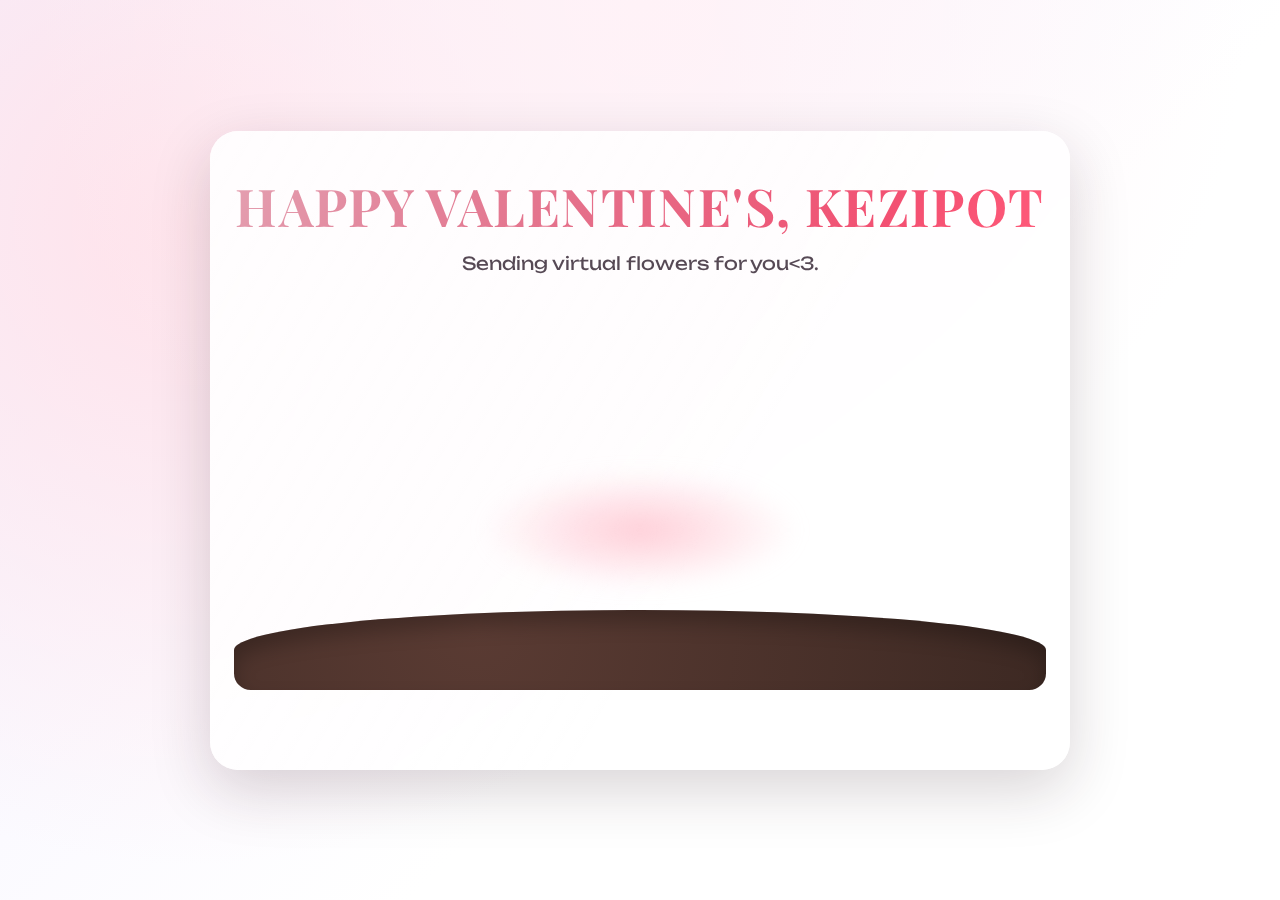
<file: memo/index.html>
<!DOCTYPE html>
<html lang="en">
	<head>
		<meta charset="UTF-8" />
		<meta name="viewport" content="width=device-width, initial-scale=1.0" />
		<title>Adi's Virtual flowers for you</title>
		<link rel="preconnect" href="https://fonts.googleapis.com" />
		<link rel="preconnect" href="https://fonts.gstatic.com" crossorigin />
		<link
			href="https://fonts.googleapis.com/css2?family=Unbounded:wght@400;600&family=Playfair+Display:wght@500;700&display=swap"
			rel="stylesheet"
		/>
		<style>
			:root {
				--ink: #2c1c2a;
				--rose: #ff5a7a;
				--rose-deep: #c2264d;
				--leaf: #3ea47b;
				--leaf-deep: #1f6a4c;
				--bg-1: #ffe2ea;
				--bg-2: #fff2f7;
				--bg-3: #f4f1ff;
				--glow: rgba(255, 90, 122, 0.35);
				--sunset: rgba(255, 194, 206, 0.8);
			}

			* {
				box-sizing: border-box;
			}

			body {
				margin: 0;
				min-height: 100vh;
				display: grid;
				place-items: center;
				font-family: "Unbounded", "Playfair Display", serif;
				color: var(--ink);
				background: radial-gradient(circle at top, var(--bg-2), transparent 55%),
					radial-gradient(circle at 15% 25%, var(--bg-1), transparent 50%),
					linear-gradient(135deg, var(--bg-3), #fff 60%);
				overflow: hidden;
			}

			.scene {
				width: min(92vw, 860px);
				padding: 40px 24px 80px;
				border-radius: 28px;
				background: rgba(255, 255, 255, 0.78);
				backdrop-filter: blur(12px);
				box-shadow: 0 20px 60px rgba(44, 24, 36, 0.18);
				position: relative;
			}

			.scene::before {
				content: "";
				position: absolute;
				inset: 0;
				border-radius: 28px;
				background: linear-gradient(120deg, rgba(255, 255, 255, 0.6), transparent 60%);
				pointer-events: none;
			}

			.title {
				text-align: center;
				animation: title-rise 1.4s ease-out both;
			}

			.headline {
				font-family: "Playfair Display", serif;
				font-size: clamp(30px, 4.6vw, 52px);
				text-align: center;
				letter-spacing: 1.4px;
				margin: 0 0 12px;
				text-transform: uppercase;
				background: linear-gradient(120deg, var(--rose-deep), var(--rose));
				-webkit-background-clip: text;
				color: transparent;
			}

			.subhead {
				text-align: center;
				font-size: clamp(14px, 2.4vw, 18px);
				margin: 0 0 36px;
				opacity: 0.8;
			}

			.garden {
				position: relative;
				height: 380px;
				display: grid;
				place-items: center;
			}

			.plant {
				position: absolute;
				bottom: 40px;
				left: var(--x);
				width: 260px;
				height: 320px;
				transform: translateX(-50%) scale(var(--scale));
				transform-origin: bottom center;
				animation: sway 6s ease-in-out infinite;
				animation-delay: var(--delay);
				--petal-light: #ffc0d0;
				--petal-main: var(--rose);
				--petal-deep: var(--rose-deep);
				--petal-glow: var(--glow);
			}

			.plant.secondary {
				--petal-light: #ffd7a1;
				--petal-main: #ff9f6e;
				--petal-deep: #d85a3b;
				--petal-glow: rgba(255, 162, 104, 0.35);
			}

			.plant.accent {
				--petal-light: #ffcae9;
				--petal-main: #ff6fab;
				--petal-deep: #c63a7a;
				--petal-glow: rgba(255, 111, 171, 0.35);
			}

			.stem {
				position: absolute;
				bottom: 0;
				left: 50%;
				width: 14px;
				height: 220px;
				border-radius: 999px;
				background: linear-gradient(180deg, var(--leaf), var(--leaf-deep));
				transform-origin: bottom center;
				transform: translateX(-50%) scaleY(0);
				animation: grow-stem 8s ease-in-out infinite;
				animation-delay: var(--delay);
			}

			.stem::before,
			.stem::after {
				content: "";
				position: absolute;
				width: 120px;
				height: 70px;
				border-radius: 70px 70px 12px 70px;
				background: linear-gradient(140deg, var(--leaf), var(--leaf-deep));
				opacity: 0;
				transform-origin: left center;
				animation: grow-leaf 8s ease-in-out infinite;
				animation-delay: var(--delay);
			}

			.stem::before {
				left: -110px;
				top: 90px;
				transform: rotate(-20deg) scale(0.2);
				animation-delay: calc(var(--delay) + 0.6s);
			}

			.stem::after {
				right: -110px;
				top: 150px;
				transform: scaleX(-1) rotate(-10deg) scale(0.2);
				animation-delay: calc(var(--delay) + 0.9s);
			}

			.bloom {
				position: absolute;
				bottom: 160px;
				left: 50%;
				width: 220px;
				height: 220px;
				transform: translateX(-50%) scale(0);
				animation: bloom 8s ease-in-out infinite;
				animation-delay: calc(var(--delay) + 1.2s);
				filter: drop-shadow(0 18px 30px var(--petal-glow));
			}

			.petal {
				position: absolute;
				width: 110px;
				height: 150px;
				background: radial-gradient(circle at 40% 30%, var(--petal-light), var(--petal-main));
				border-radius: 60% 60% 60% 60% / 70% 70% 40% 40%;
				transform-origin: bottom center;
				box-shadow: inset -12px -20px 25px rgba(150, 27, 62, 0.2);
			}

			.petal.p1 {
				top: 20px;
				left: 55px;
				transform: rotate(-18deg);
			}

			.petal.p2 {
				top: 0;
				left: 30px;
				transform: rotate(-60deg);
			}

			.petal.p3 {
				top: 0;
				right: 30px;
				transform: rotate(60deg);
			}

			.petal.p4 {
				top: 20px;
				right: 55px;
				transform: rotate(18deg);
			}

			.center {
				position: absolute;
				inset: 64px;
				background: radial-gradient(circle, #ffd166, #f4a261);
				border-radius: 50%;
				box-shadow: inset 0 0 20px rgba(154, 91, 28, 0.35);
			}

			.heart-orbit {
				position: absolute;
				inset: -40px;
				border: 2px dashed rgba(232, 74, 107, 0.25);
				border-radius: 50%;
				animation: orbit 10s linear infinite;
				animation-delay: var(--delay);
			}

			.heart {
				position: absolute;
				width: 22px;
				height: 22px;
				background: var(--petal-deep);
				transform: rotate(45deg);
				top: -10px;
				left: 50%;
				box-shadow: 0 10px 20px rgba(184, 29, 72, 0.3);
			}

			.heart::before,
			.heart::after {
				content: "";
				position: absolute;
				width: 22px;
				height: 22px;
				background: var(--petal-deep);
				border-radius: 50%;
			}

			.heart::before {
				left: -11px;
			}

			.heart::after {
				top: -11px;
			}

			.soil {
				position: absolute;
				bottom: 0;
				width: 100%;
				height: 80px;
				background: radial-gradient(circle at 30% 20%, #5a3b33, #3d2923);
				border-radius: 60% 60% 20px 20px;
				box-shadow: inset 0 12px 20px rgba(0, 0, 0, 0.25);
			}

			.glow {
				position: absolute;
				bottom: 100px;
				width: 320px;
				height: 120px;
				background: radial-gradient(ellipse, var(--sunset), transparent 70%);
				filter: blur(10px);
			}

			@keyframes grow-stem {
				0% {
					transform: translateX(-50%) scaleY(0);
				}
				30% {
					transform: translateX(-50%) scaleY(1);
				}
				70% {
					transform: translateX(-50%) scaleY(1);
				}
				100% {
					transform: translateX(-50%) scaleY(0.1);
				}
			}

			@keyframes grow-leaf {
				0% {
					opacity: 0;
					transform: rotate(-20deg) scale(0.2);
				}
				35% {
					opacity: 1;
					transform: rotate(-20deg) scale(1);
				}
				70% {
					opacity: 1;
					transform: rotate(-20deg) scale(1);
				}
				100% {
					opacity: 0;
					transform: rotate(-20deg) scale(0.3);
				}
			}

			@keyframes bloom {
				0% {
					transform: translateX(-50%) scale(0);
				}
				40% {
					transform: translateX(-50%) scale(1.05);
				}
				70% {
					transform: translateX(-50%) scale(1);
				}
				100% {
					transform: translateX(-50%) scale(0.1);
				}
			}

			@keyframes orbit {
				0% {
					transform: rotate(0deg);
				}
				100% {
					transform: rotate(360deg);
				}
			}

			@keyframes sway {
				0% {
					transform: translateX(-50%) scale(var(--scale)) rotate(-1.5deg);
				}
				50% {
					transform: translateX(-50%) scale(var(--scale)) rotate(1.5deg);
				}
				100% {
					transform: translateX(-50%) scale(var(--scale)) rotate(-1.5deg);
				}
			}

			@keyframes title-rise {
				0% {
					opacity: 0;
					transform: translateY(14px);
				}
				100% {
					opacity: 1;
					transform: translateY(0);
				}
			}

			@media (max-width: 600px) {
				.garden {
					height: 300px;
				}

				.plant {
					width: 200px;
					height: 280px;
				}

				.bloom {
					width: 180px;
					height: 180px;
					bottom: 140px;
				}

				.petal {
					width: 90px;
					height: 130px;
				}

				.center {
					inset: 52px;
				}
			}
		</style>
	</head>
	<body>
		<main class="scene">
			<header class="title">
				<h1 class="headline">Happy Valentine's, Kezipot</h1>
				<p class="subhead">Sending virtual flowers for you<3.</p>
			</header>
			<div class="garden">
				<div class="glow" aria-hidden="true"></div>
				<div class="plant secondary" style="--x: 22%; --scale: 0.78; --delay: -3s" aria-hidden="true">
					<div class="stem"></div>
					<div class="bloom">
						<div class="petal p1"></div>
						<div class="petal p2"></div>
						<div class="petal p3"></div>
						<div class="petal p4"></div>
						<div class="center"></div>
						<div class="heart-orbit">
							<div class="heart"></div>
						</div>
					</div>
				</div>
				<div class="plant primary" style="--x: 50%; --scale: 1; --delay: 0s" aria-hidden="true">
					<div class="stem"></div>
					<div class="bloom">
						<div class="petal p1"></div>
						<div class="petal p2"></div>
						<div class="petal p3"></div>
						<div class="petal p4"></div>
						<div class="center"></div>
						<div class="heart-orbit">
							<div class="heart"></div>
						</div>
					</div>
				</div>
				<div class="plant accent" style="--x: 78%; --scale: 0.7; --delay: -5s" aria-hidden="true">
					<div class="stem"></div>
					<div class="bloom">
						<div class="petal p1"></div>
						<div class="petal p2"></div>
						<div class="petal p3"></div>
						<div class="petal p4"></div>
						<div class="center"></div>
						<div class="heart-orbit">
							<div class="heart"></div>
						</div>
					</div>
				</div>
				<div class="soil" aria-hidden="true"></div>
			</div>
		</main>
	</body>
</html>
</file>
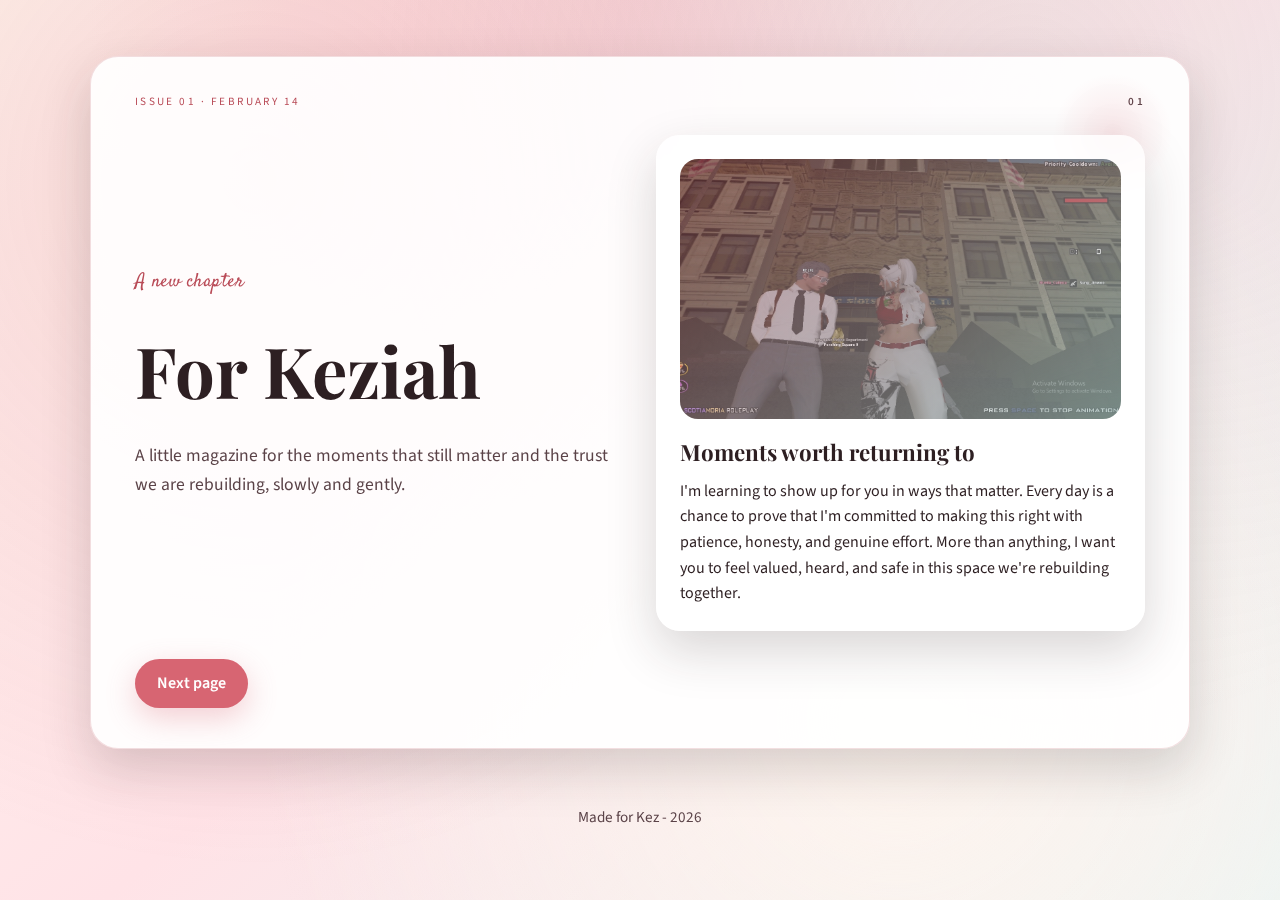
<file: valentine/index.html>
<!DOCTYPE html>
<html lang="en">
  <head>
    <meta charset="UTF-8" />
    <meta name="viewport" content="width=device-width, initial-scale=1" />
    <title>Adipot's here</title>
    <link rel="preconnect" href="https://fonts.googleapis.com" />
    <link rel="preconnect" href="https://fonts.gstatic.com" crossorigin />
    <link
      href="https://fonts.googleapis.com/css2?family=Playfair+Display:wght@400;600;700&family=Satisfy&family=Source+Sans+3:wght@300;400;600&display=swap"
      rel="stylesheet"
    />
    <link rel="stylesheet" href="styles.css" />
  </head>
  <body data-next="memories.html">
    <div class="page-glow"></div>

    <main class="page cover-page">
      <div class="page-frame">
        <div class="page-header">
          <p class="issue">Issue 01 · February 14</p>
          <p class="page-number">01</p>
        </div>

        <div class="cover-grid">
          <div class="hero-content reveal">
            <p class="hero-tag">A new chapter</p>
            <h1 class="hero-title">For Keziah</h1>
            <p class="hero-subtitle">
              A little magazine for the moments that still matter and the trust
              we are rebuilding, slowly and gently.
            </p>
          </div>

          <div class="hero-card reveal">
            <div class="hero-photo"></div>
            <div class="hero-card-body">
              <h2>Moments worth returning to</h2>
              <p>
                I'm learning to show up for you in ways that matter. Every day is a chance to prove that I'm committed to making this right with patience, honesty, and genuine effort. More than anything, I want you to feel valued, heard, and safe in this space we're rebuilding together.
              </p>
            </div>
          </div>
        </div>

        <div class="page-nav">
          <a class="btn" href="memories.html">Next page</a>
        </div>
      </div>
    </main>

    <footer class="footer">
      <p>Made for Kez - <span id="year"></span></p>
    </footer>

    <script src="script.js"></script>
  </body>
</html>
</file>
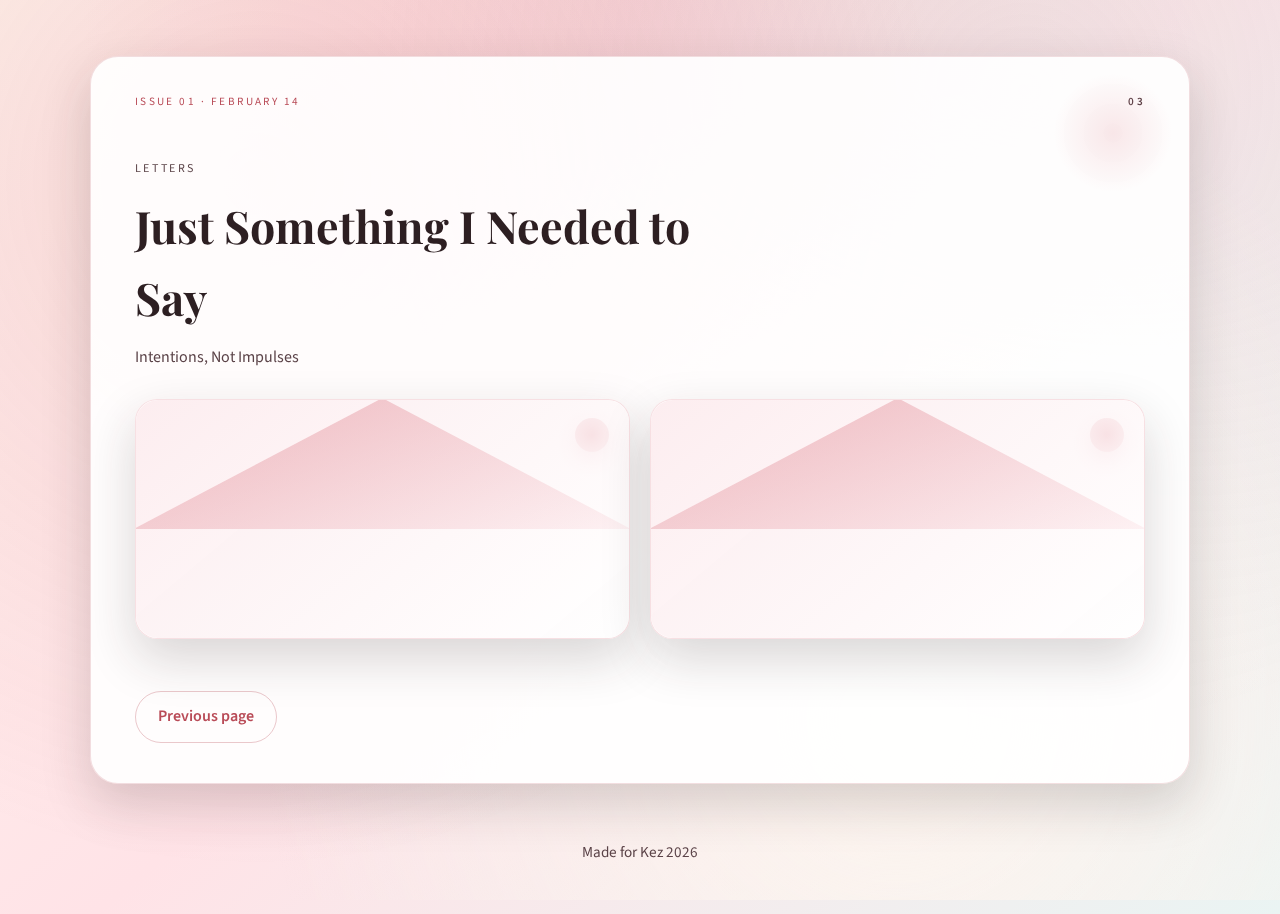
<file: valentine/letters.html>
<!DOCTYPE html>
<html lang="en">
  <head>
    <meta charset="UTF-8" />
    <meta name="viewport" content="width=device-width, initial-scale=1" />
    <title>For Keziah - Letters</title>
    <link rel="preconnect" href="https://fonts.googleapis.com" />
    <link rel="preconnect" href="https://fonts.gstatic.com" crossorigin />
    <link
      href="https://fonts.googleapis.com/css2?family=Playfair+Display:wght@400;600;700&family=Satisfy&family=Source+Sans+3:wght@300;400;600&display=swap"
      rel="stylesheet"
    />
    <link rel="stylesheet" href="styles.css" />
  </head>
  <body data-prev="memories.html">
    <div class="page-glow"></div>

    <main class="page">
      <div class="page-frame">
        <div class="page-header">
          <p class="issue">Issue 01 · February 14</p>
          <p class="page-number">03</p>
        </div>

        <section class="section letters" id="letters">
          <div class="section-header reveal">
            <p class="section-eyebrow">Letters</p>
            <h2>Just Something I Needed to Say</h2>
            <p>Intentions, Not Impulses</p>
          </div>

          <div class="letters-grid">
            <article class="letter reveal">
              <div class="letter-envelope">
                <div class="letter-flap"></div>
                <div class="letter-body"></div>
                <div class="letter-content">
                  <h3>Yeji</h3>
                  <p>
                    Dear Kez,
                    <br />
                    If there’s one thing I value now, it’s steadiness.

I don’t want anything rushed or emotionally overwhelming. If we ever move forward again, I’d want it to feel calm, intentional, and safe for both of us.

What I can offer now is consistency. Clear communication. Patience. The willingness to work through discomfort instead of pulling away from it.

Trust, to me, isn’t built through big promises. It’s built in small, steady actions over time. And that’s how I would want to approach this slowly, respectfully, and without pressure.

No expectations. Just honesty about where I stand.
                  </p>
                  <p class="letter-sign"> Adi</p>
                </div>
              </div>
            </article>

            <article class="letter reveal">
              <div class="letter-envelope">
                <div class="letter-flap"></div>
                <div class="letter-body"></div>
                <div class="letter-content">
                  <h3>Kezipot</h3>
                  <p>
                    Dear Kez,
                    <br />
                    The more I reflect, the more I realize na not everyone expresses love or emotions the same way and that’s okay.

I understand that sometimes you need space to process things. That when things feel too intense or overwhelming, your instinct is to step back and breathe. I don’t see that as something wrong. I see it as how you protect your peace.

If ever we take steps again, I want you to know I wouldn’t take that personally. Hindi ko i-interpret agad as rejection or pagkawala ng feelings. I’d rather understand where you’re coming from than react out of fear.

For me, patience would mean allowing that space without pressure. Honesty would mean we can say when we need distance or when we need reassurance without it turning into conflict.

I’m not trying to change you. I just want to meet you where you are. Slowly. Calmly. Without forcing anything.

If there’s something worth rebuilding, I believe it should feel safe for both of us not heavy, not overwhelming..
                  </p>
                  <p class="letter-sign">Adi</p>
                </div>
              </div>
            </article>
          </div>
        </section>

        <div class="page-nav">
          <a class="btn ghost" href="memories.html">Previous page</a>
        </div>
      </div>
    </main>

    <footer class="footer">
      <p>Made for Kez <span id="year"></span></p>
    </footer>

    <script src="script.js"></script>
  </body>
</html>
</file>
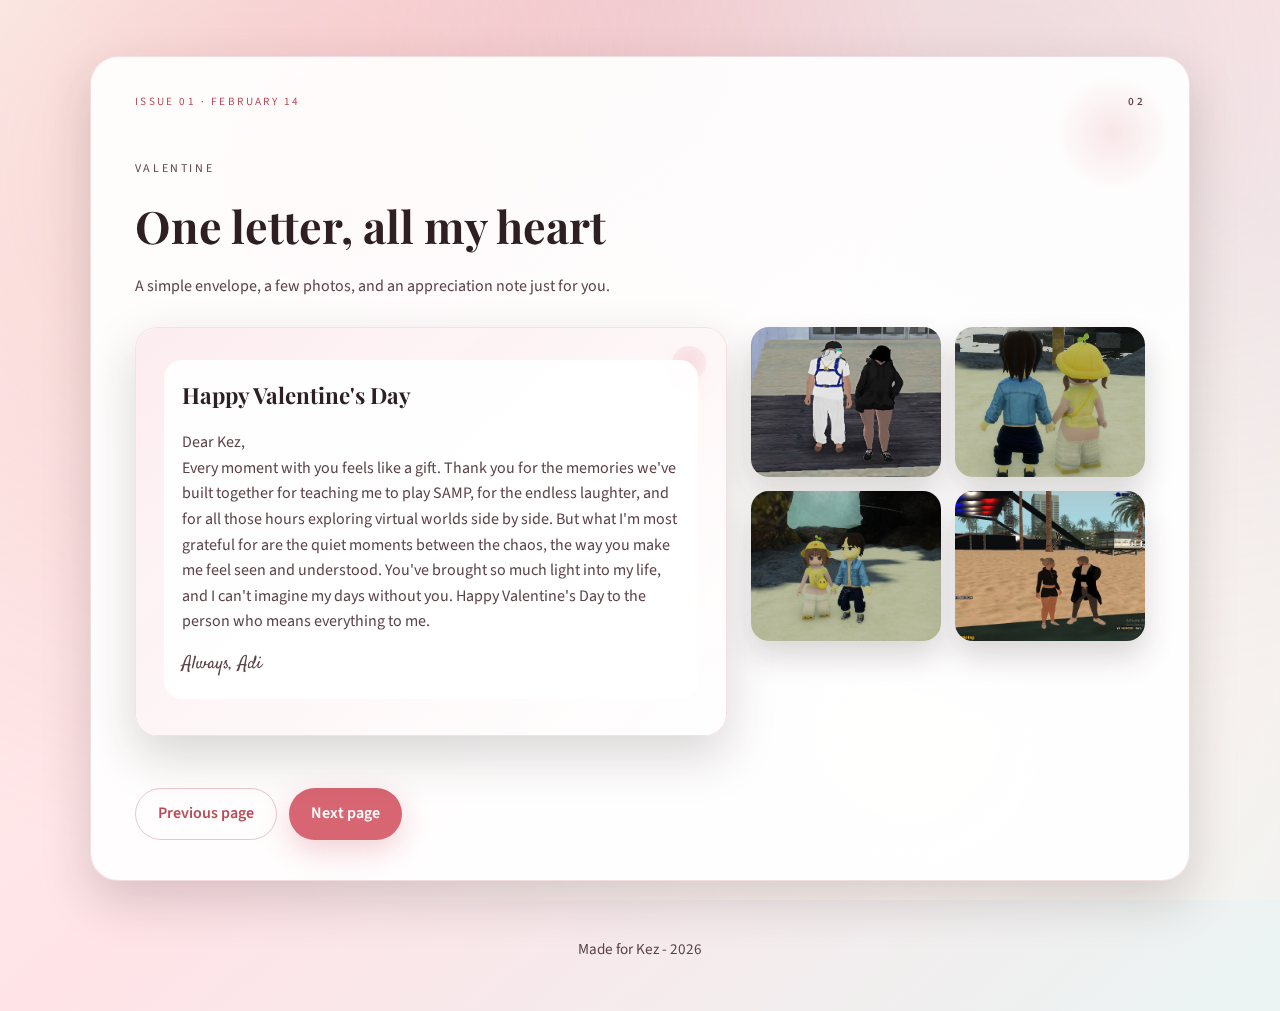
<file: valentine/memories.html>
<!DOCTYPE html>
<html lang="en">
  <head>
    <meta charset="UTF-8" />
    <meta name="viewport" content="width=device-width, initial-scale=1" />
    <title>For Keziah - Memories</title>
    <link rel="preconnect" href="https://fonts.googleapis.com" />
    <link rel="preconnect" href="https://fonts.gstatic.com" crossorigin />
    <link
      href="https://fonts.googleapis.com/css2?family=Playfair+Display:wght@400;600;700&family=Satisfy&family=Source+Sans+3:wght@300;400;600&display=swap"
      rel="stylesheet"
    />
    <link rel="stylesheet" href="styles.css" />
  </head>
  <body data-prev="index.html" data-next="letters.html">
    <div class="page-glow"></div>

    <main class="page">
      <div class="page-frame">
        <div class="page-header">
          <p class="issue">Issue 01 · February 14</p>
          <p class="page-number">02</p>
        </div>

        <section class="section valentine-solo" id="valentine">
          <div class="section-header reveal">
            <p class="section-eyebrow">Valentine</p>
            <h2>One letter, all my heart</h2>
            <p>A simple envelope, a few photos, and an appreciation note just for you.</p>
          </div>

          <div class="valentine-layout">
            <article class="letter reveal is-open valentine-letter">
              <div class="letter-envelope">
                <div class="letter-flap"></div>
                <div class="letter-body"></div>
                <div class="letter-content">
                  <h3>Happy Valentine's Day</h3>
                  <p>
                    Dear Kez,
                    <br />
                    Every moment with you feels like a gift. Thank you for the memories
                    we've built together for teaching me to play SAMP, for the endless
                    laughter, and for all those hours exploring virtual worlds side by side.
                    But what I'm most grateful for are the quiet moments between the chaos,
                    the way you make me feel seen and understood. You've brought so much
                    light into my life, and I can't imagine my days without you. Happy
                    Valentine's Day to the person who means everything to me.
                  </p>
                  <p class="letter-sign">Always, Adi</p>
                </div>
              </div>
            </article>

            <div class="valentine-photos reveal">
              <div class="valentine-photo" style="--photo: url('assets/memo/samp1.jpg')"></div>
              <div class="valentine-photo" style="--photo: url('assets/memo/roblox1.png')"></div>
              <div class="valentine-photo" style="--photo: url('assets/memo/roblox2.png')"></div>
              <div class="valentine-photo" style="--photo: url('assets/memo/samp2.png')"></div>
            </div>
          </div>
        </section>

        <div class="page-nav">
          <a class="btn ghost" href="index.html">Previous page</a>
          <a class="btn" href="letters.html">Next page</a>
        </div>
      </div>
    </main>

    <footer class="footer">
      <p>Made for Kez - <span id="year"></span></p>
    </footer>

    <script src="script.js"></script>
  </body>
</html>
</file>
<file: valentine/styles.css>
:root {
  --rose: #d76572;
  --rose-dark: #b94b57;
  --rose-light: #f7c4cc;
  --cream: #fff6ef;
  --ink: #2d1f22;
  --ink-soft: #5b4348;
  --mint: #b7d5d1;
  --shadow: 0 20px 50px rgba(45, 31, 34, 0.18);
}

* {
  box-sizing: border-box;
  margin: 0;
  padding: 0;
}

body {
  font-family: "Source Sans 3", sans-serif;
  background: radial-gradient(circle at top, rgba(247, 196, 204, 0.6), transparent 50%),
    linear-gradient(140deg, #fff6ef 0%, #ffe3e7 50%, #eaf4f3 100%);
  color: var(--ink);
  min-height: 100vh;
  line-height: 1.6;
  position: relative;
  overflow-x: hidden;
}

.page-glow {
  position: fixed;
  inset: 0;
  pointer-events: none;
  background: radial-gradient(circle at 20% 20%, rgba(215, 101, 114, 0.2), transparent 55%),
    radial-gradient(circle at 80% 10%, rgba(183, 213, 209, 0.22), transparent 50%),
    radial-gradient(circle at 70% 80%, rgba(255, 246, 239, 0.9), transparent 55%);
  z-index: -1;
}

.page {
  padding: 56px 7vw 24px;
}

.page-frame {
  background: rgba(255, 255, 255, 0.92);
  border-radius: 28px;
  padding: 36px clamp(20px, 4vw, 44px) 40px;
  box-shadow: var(--shadow);
  border: 1px solid rgba(185, 75, 87, 0.18);
  position: relative;
  overflow: hidden;
}

.page-frame::before {
  content: "";
  position: absolute;
  inset: 16px 16px auto auto;
  width: 120px;
  height: 120px;
  background: radial-gradient(circle, rgba(215, 101, 114, 0.15), transparent 70%);
  pointer-events: none;
}

.page-header {
  display: flex;
  justify-content: space-between;
  align-items: center;
  text-transform: uppercase;
  letter-spacing: 0.22em;
  font-size: 0.7rem;
  color: var(--rose-dark);
  margin-bottom: 24px;
}

.page-number {
  font-weight: 600;
  color: var(--ink-soft);
}

.cover-grid {
  display: grid;
  grid-template-columns: repeat(auto-fit, minmax(280px, 1fr));
  gap: 32px;
  align-items: center;
}

.hero-content {
  display: grid;
  gap: 16px;
}

.hero-tag {
  font-family: "Satisfy", cursive;
  font-size: 1.2rem;
  color: var(--rose-dark);
  letter-spacing: 0.5px;
}

.hero-title {
  font-family: "Playfair Display", serif;
  font-size: clamp(2.8rem, 6vw, 4.4rem);
  font-weight: 700;
}

.hero-subtitle {
  color: var(--ink-soft);
  font-size: 1.1rem;
  max-width: 540px;
}

.cover-note {
  font-size: 0.95rem;
  color: var(--rose-dark);
  font-weight: 600;
}

.btn {
  display: inline-flex;
  align-items: center;
  justify-content: center;
  padding: 12px 22px;
  border-radius: 999px;
  background: var(--rose);
  color: white;
  text-decoration: none;
  font-weight: 600;
  transition: transform 0.3s ease, box-shadow 0.3s ease, background 0.3s ease;
  box-shadow: 0 10px 30px rgba(215, 101, 114, 0.3);
}

.btn:hover {
  transform: translateY(-2px) scale(1.01);
  box-shadow: 0 14px 35px rgba(215, 101, 114, 0.35);
  background: var(--rose-dark);
}

.btn.ghost {
  background: transparent;
  color: var(--rose-dark);
  border: 1px solid rgba(185, 75, 87, 0.3);
  box-shadow: none;
}

.btn.ghost:hover {
  background: rgba(185, 75, 87, 0.08);
}

.hero-card {
  background: rgba(255, 255, 255, 0.76);
  border-radius: 24px;
  padding: 24px;
  box-shadow: var(--shadow);
  backdrop-filter: blur(12px);
  display: grid;
  gap: 16px;
}

.hero-photo {
  height: 260px;
  border-radius: 18px;
  background: linear-gradient(140deg, rgba(215, 101, 114, 0.35), rgba(183, 213, 209, 0.6)),
    url("assets/memo/heros.png") center/cover;
  position: relative;
  overflow: hidden;
}


.hero-card-body h2 {
  font-family: "Playfair Display", serif;
  font-size: 1.4rem;
  margin-bottom: 8px;
}

.section {
  padding: 48px 8vw;
}

.page-frame .section {
  padding: 24px 0;
}

.section-header {
  max-width: 620px;
  display: grid;
  gap: 12px;
  margin-bottom: 28px;
}

.section-eyebrow {
  text-transform: uppercase;
  letter-spacing: 0.22em;
  font-size: 0.75rem;
  color: var(--rose-dark);
}

.section-header h2 {
  font-family: "Playfair Display", serif;
  font-size: clamp(2rem, 4vw, 2.8rem);
}

.section-header p {
  color: var(--ink-soft);
}

.timeline {
  display: grid;
  gap: 22px;
}

.valentine-layout {
  display: grid;
  grid-template-columns: minmax(280px, 1.2fr) minmax(220px, 0.8fr);
  gap: 24px;
  align-items: stretch;
}

.valentine-letter .letter-envelope {
  min-height: 360px;
  padding: 32px 28px 36px;
}

.valentine-letter .letter-content {
  font-size: 1rem;
}

.valentine-photos {
  display: grid;
  grid-template-columns: repeat(2, minmax(0, 1fr));
  gap: 14px;
  align-content: start;
}

.valentine-photo {
  height: 150px;
  border-radius: 18px;
  background: linear-gradient(140deg, rgba(215, 101, 114, 0.3), rgba(183, 213, 209, 0.45));
  background-image: var(--photo), linear-gradient(140deg, rgba(215, 101, 114, 0.3), rgba(183, 213, 209, 0.45));
  background-size: cover;
  background-position: center;
  box-shadow: 0 16px 30px rgba(45, 31, 34, 0.18);
  cursor: pointer;
  position: relative;
  transition: transform 0.35s ease, box-shadow 0.35s ease;
}

.valentine-photo:hover {
  transform: translateY(-4px) scale(1.01);
  box-shadow: 0 20px 36px rgba(45, 31, 34, 0.2);
}

.valentine-photo.is-popped {
  transform: translateY(-10px) scale(1.06);
  box-shadow: 0 28px 60px rgba(45, 31, 34, 0.24);
  z-index: 2;
}

.memory-card {
  display: grid;
  grid-template-columns: minmax(160px, 220px) 1fr;
  gap: 20px;
  background: rgba(255, 255, 255, 0.82);
  border-radius: 20px;
  padding: 20px;
  box-shadow: var(--shadow);
  align-items: center;
  cursor: pointer;
  transition: transform 0.3s ease, box-shadow 0.3s ease;
}

.memory-card:hover {
  transform: translateY(-3px);
  box-shadow: 0 24px 55px rgba(45, 31, 34, 0.2);
}

.memory-photo {
  height: 160px;
  border-radius: 18px;
  background: var(--mint);
  background-image: var(--img, none),
    linear-gradient(120deg, rgba(215, 101, 114, 0.4), rgba(183, 213, 209, 0.6));
  background-size: cover;
  background-position: center;
  position: relative;
  overflow: hidden;
}



.letters {
  position: relative;
}

.letters-grid {
  display: grid;
  grid-template-columns: repeat(auto-fit, minmax(260px, 1fr));
  gap: 20px;
  perspective: 1200px;
}

.letter {
  background: transparent;
  border-radius: 22px;
  display: grid;
  min-height: 240px;
  position: relative;
  transform: translateY(6px);
  transition: transform 0.35s ease, box-shadow 0.35s ease;
  cursor: pointer;
}

.letter.reveal {
  opacity: 0;
  transform: translateY(22px) scale(0.96);
}

.letter.reveal.is-visible {
  animation: letter-pop 0.8s ease both;
}

.letter:hover {
  transform: translateY(-6px) rotateX(2deg) scale(1.01);
  box-shadow: 0 26px 60px rgba(45, 31, 34, 0.22);
}

.letter-envelope {
  position: relative;
  min-height: 240px;
  border-radius: 22px;
  overflow: hidden;
  background: rgba(255, 255, 255, 0.86);
  border: 1px solid rgba(215, 101, 114, 0.2);
  box-shadow: var(--shadow);
  transform-style: preserve-3d;
  padding: 26px 24px 30px;
}

.letter-envelope::after {
  content: "";
  position: absolute;
  width: 34px;
  height: 34px;
  border-radius: 50%;
  background: radial-gradient(circle, rgba(215, 101, 114, 0.6), rgba(215, 101, 114, 0.25));
  box-shadow: 0 8px 20px rgba(215, 101, 114, 0.25);
  top: 18px;
  right: 20px;
  opacity: 0.8;
}

.letter-body {
  position: absolute;
  inset: 0;
  border-radius: 22px;
  background: linear-gradient(140deg, rgba(247, 196, 204, 0.3), rgba(255, 255, 255, 0.9));
  z-index: 1;
}

.letter-flap {
  position: absolute;
  top: -2px;
  left: -2px;
  right: -2px;
  height: 55%;
  background: linear-gradient(160deg, rgba(215, 101, 114, 0.4), rgba(247, 196, 204, 0.2));
  clip-path: polygon(50% 0%, 100% 100%, 0% 100%);
  transform-origin: top;
  transition: transform 0.6s ease;
  z-index: 3;
}

.letter-content {
  position: relative;
  z-index: 2;
  display: grid;
  gap: 16px;
  background: rgba(255, 255, 255, 0.92);
  border-radius: 18px;
  padding: 18px 18px 20px;
  transform: translateY(10px);
  max-height: 0;
  opacity: 0;
  overflow: hidden;
  filter: blur(6px);
  transition: max-height 0.6s ease, opacity 0.4s ease, transform 0.6s ease, filter 0.4s ease;
}

.letter.is-open .letter-flap {
  transform: rotateX(-140deg);
}

.letter.is-open .letter-content {
  max-height: 1000px;
  opacity: 1;
  transform: translateY(0);
  filter: blur(0);
}

.letter h3 {
  font-family: "Playfair Display", serif;
  font-size: 1.4rem;
}

.letter p {
  color: var(--ink-soft);
}

.letter-sign {
  font-family: "Satisfy", cursive;
  color: var(--rose-dark);
  font-size: 1.1rem;
}

.footer {
  padding: 32px 8vw 50px;
  text-align: center;
  color: var(--ink-soft);
  font-size: 0.95rem;
}

.memory-modal {
  position: fixed;
  inset: 0;
  background: rgba(34, 20, 22, 0.65);
  display: grid;
  place-items: center;
  padding: 24px;
  opacity: 0;
  visibility: hidden;
  transition: opacity 0.3s ease, visibility 0.3s ease;
  z-index: 20;
}

.memory-modal.is-visible {
  opacity: 1;
  visibility: visible;
}

.memory-modal-card {
  width: min(820px, 95vw);
  background: rgba(255, 255, 255, 0.95);
  border-radius: 26px;
  box-shadow: 0 30px 80px rgba(26, 16, 18, 0.35);
  overflow: hidden;
  position: relative;
  display: grid;
  grid-template-columns: minmax(220px, 1fr) minmax(260px, 1.1fr);
}

.memory-modal-image {
  background: linear-gradient(140deg, rgba(215, 101, 114, 0.35), rgba(183, 213, 209, 0.6));
  min-height: 320px;
  background-size: cover;
  background-position: center;
}

.memory-modal-body {
  padding: 28px 26px 30px;
  display: grid;
  gap: 12px;
}

.memory-modal-title {
  font-family: "Playfair Display", serif;
  font-size: 1.6rem;
}

.memory-modal-text {
  color: var(--ink-soft);
}

.memory-modal-letter {
  background: rgba(247, 196, 204, 0.35);
  border-radius: 18px;
  padding: 18px;
  color: var(--ink);
  font-family: "Satisfy", cursive;
  font-size: 1.1rem;
}

.modal-close {
  position: absolute;
  top: 14px;
  right: 16px;
  border: none;
  background: rgba(255, 255, 255, 0.85);
  color: var(--rose-dark);
  font-weight: 600;
  padding: 8px 14px;
  border-radius: 999px;
  cursor: pointer;
}

.modal-open {
  overflow: hidden;
}

.page-nav {
  margin-top: 28px;
  display: flex;
  flex-wrap: wrap;
  gap: 12px;
}

.reveal {
  opacity: 0;
  transform: translateY(18px);
  transition: opacity 0.8s ease, transform 0.8s ease;
}

.reveal.is-visible {
  opacity: 1;
  transform: translateY(0);
}

@keyframes letter-pop {
  0% {
    opacity: 0;
    transform: translateY(22px) scale(0.96);
  }
  60% {
    opacity: 1;
    transform: translateY(-6px) scale(1.02);
  }
  100% {
    opacity: 1;
    transform: translateY(0) scale(1);
  }
}

@media (max-width: 720px) {
  .memory-card {
    grid-template-columns: 1fr;
  }

  .valentine-layout {
    grid-template-columns: 1fr;
  }

  .valentine-photo {
    height: 140px;
  }

  .memory-modal-card {
    grid-template-columns: 1fr;
  }

  .page {
    padding-top: 36px;
  }
}
</file>
